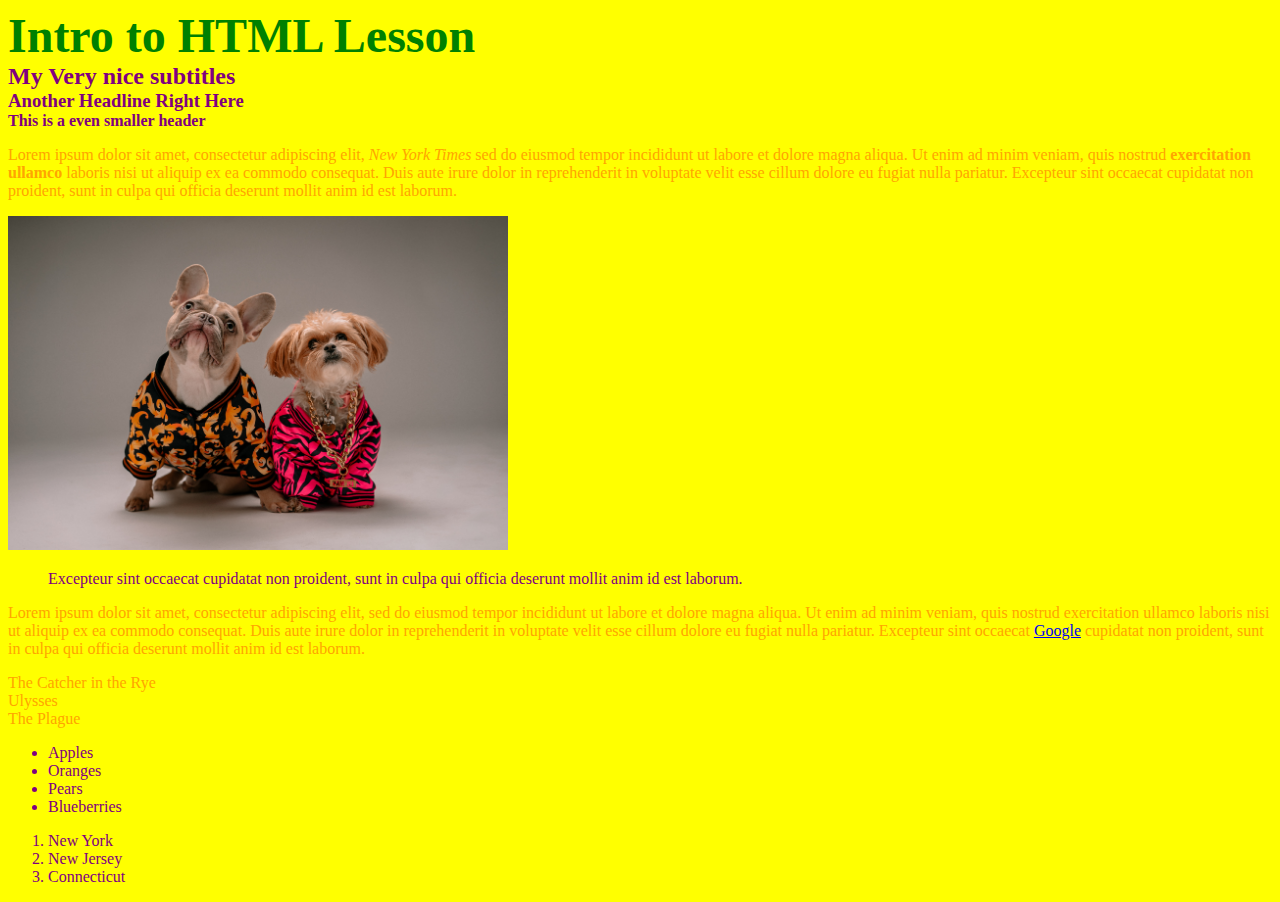
<file: css-lesson-01.html>
<!DOCTYPE html>

<html>
    <head>
        <title>CSS Lesson 01</title>
        <meta name="keywords" content="lesson, HTML, Binghamton University">
        <meta name="description" content="This is a basic intro to HTML coding">
        <link rel="stylesheet" type="text/css" href="css/css-lesson-01.css">
        <style type="text/css">
           
           p {
                color: orange;
            }

        </style>
    </head>
    
    <body>
        <h1 id="main-headline">Intro to HTML Lesson</h1>
        <h2 class="main-headline">My Very nice subtitles</h2>
        <h3>Another Headline Right Here</h3>
        <h4>This is a even smaller header</h4>

        <!-- This is a comment -->
        <div>
            <p>
                Lorem ipsum dolor sit amet, consectetur adipiscing elit, <em>New York Times</em> sed do eiusmod tempor incididunt ut labore et dolore magna aliqua. Ut enim ad minim veniam, quis nostrud <strong>exercitation ullamco</strong> laboris nisi ut aliquip ex ea commodo consequat. Duis aute irure dolor in reprehenderit in voluptate velit esse cillum dolore eu fugiat nulla pariatur. Excepteur sint occaecat cupidatat non proident, sunt in culpa qui officia deserunt mollit anim id est laborum.
            </p>

            <p>
                <a href="https://unsplash.com/photos/qy0BHykaq0E"><img src="images/puppies.jpg" title="My doggies" alt="here are my pups" width="500"></a>
            </p>

            <blockquote>
                <p>
                    Excepteur sint occaecat cupidatat non proident, sunt in culpa qui officia deserunt mollit anim id est laborum.
                </p>
            </blockquote>

            <!-- Another Comment -->

            <p>
                Lorem ipsum dolor sit amet, consectetur adipiscing elit, sed do eiusmod tempor incididunt ut labore et dolore magna aliqua. Ut enim ad minim veniam, quis nostrud exercitation ullamco laboris nisi ut aliquip ex ea commodo consequat. Duis aute irure dolor in reprehenderit in voluptate velit esse cillum dolore eu fugiat nulla pariatur. Excepteur sint occaecat <a target="_blank" title="Link to Google" href="https://google.com">Google</a> cupidatat non proident, sunt in culpa qui officia deserunt mollit anim id est laborum.
            </p>

            <p>
                The Catcher in the Rye <br>
                Ulysses<br>
                The Plague
            </p>

            <ul>
                <li>Apples</li>
                <li>Oranges</li>
                <li>Pears</li>
                <li>Blueberries</li>
            </ul>

            <ol>
                <li>New York</li>
                <li>New Jersey</li>
                <li>Connecticut</li>
            </ol>
        </div>
    
    </body>
</html>
</file>
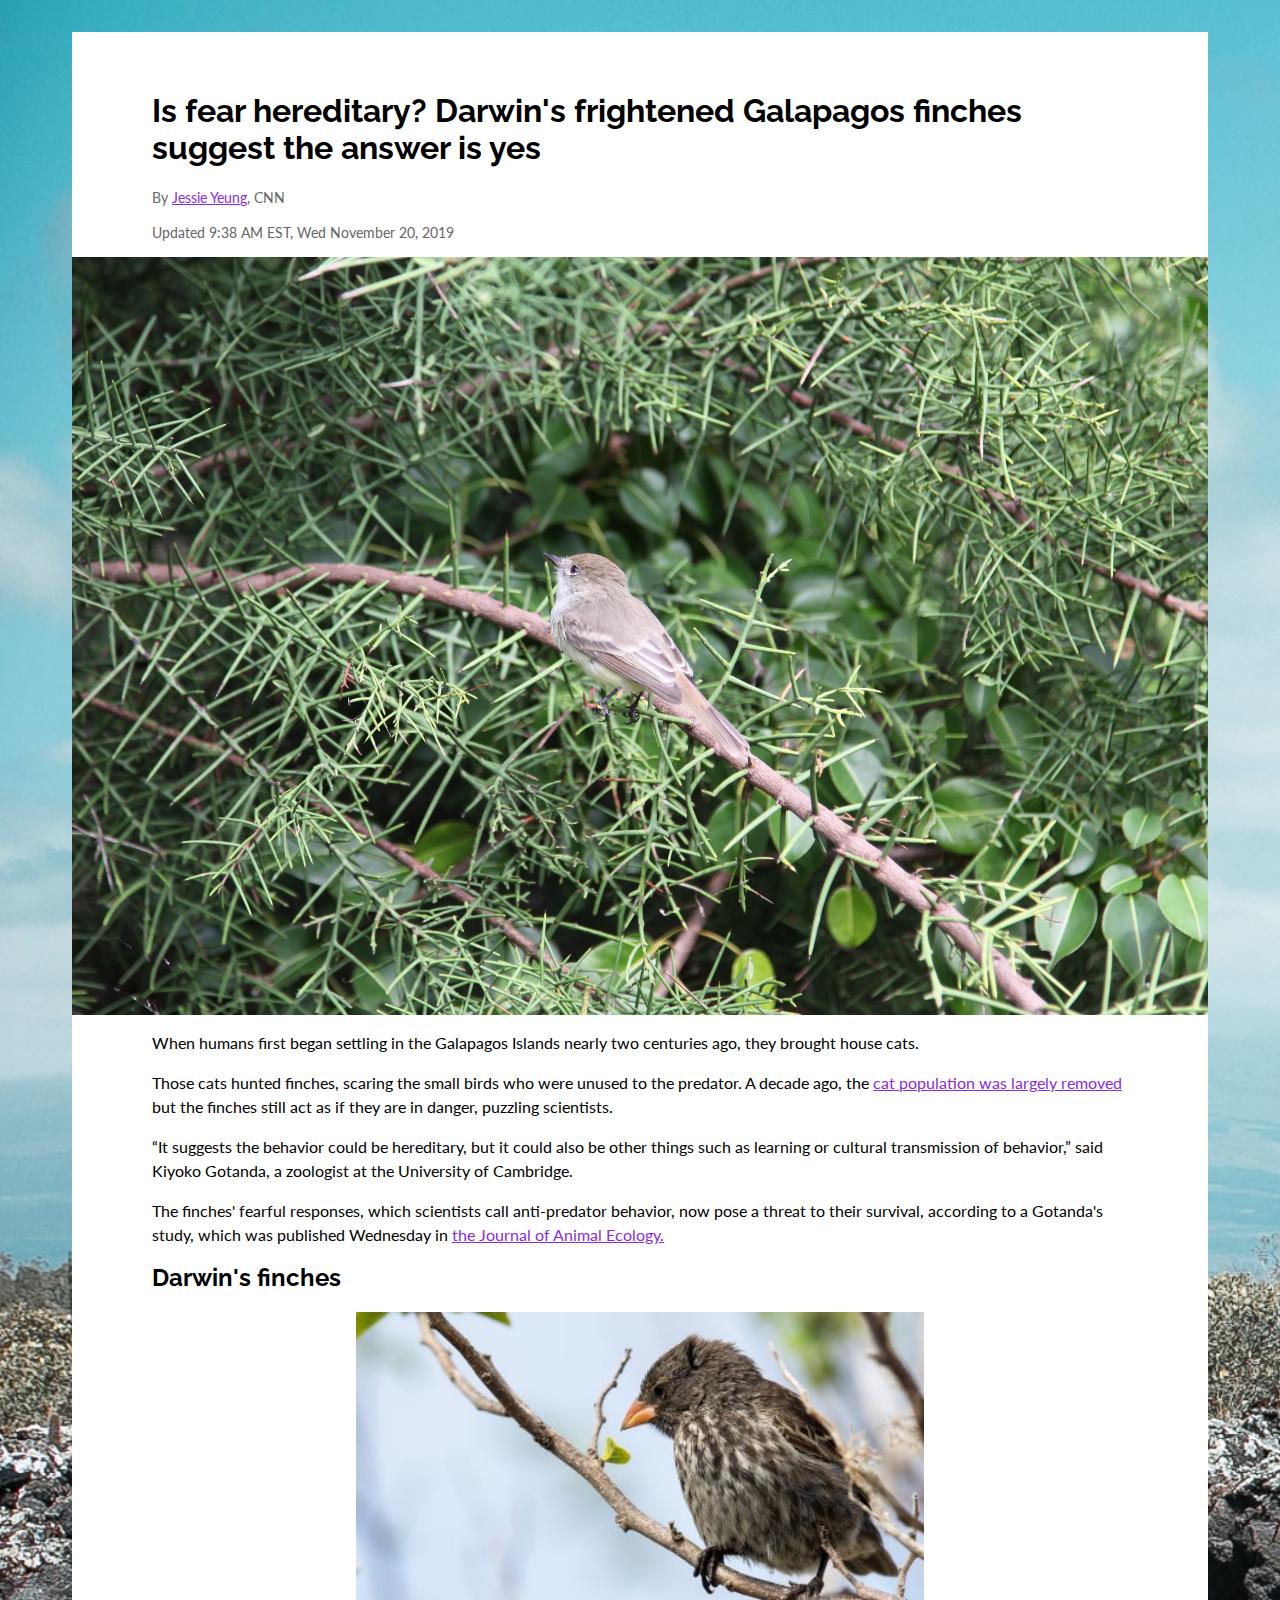
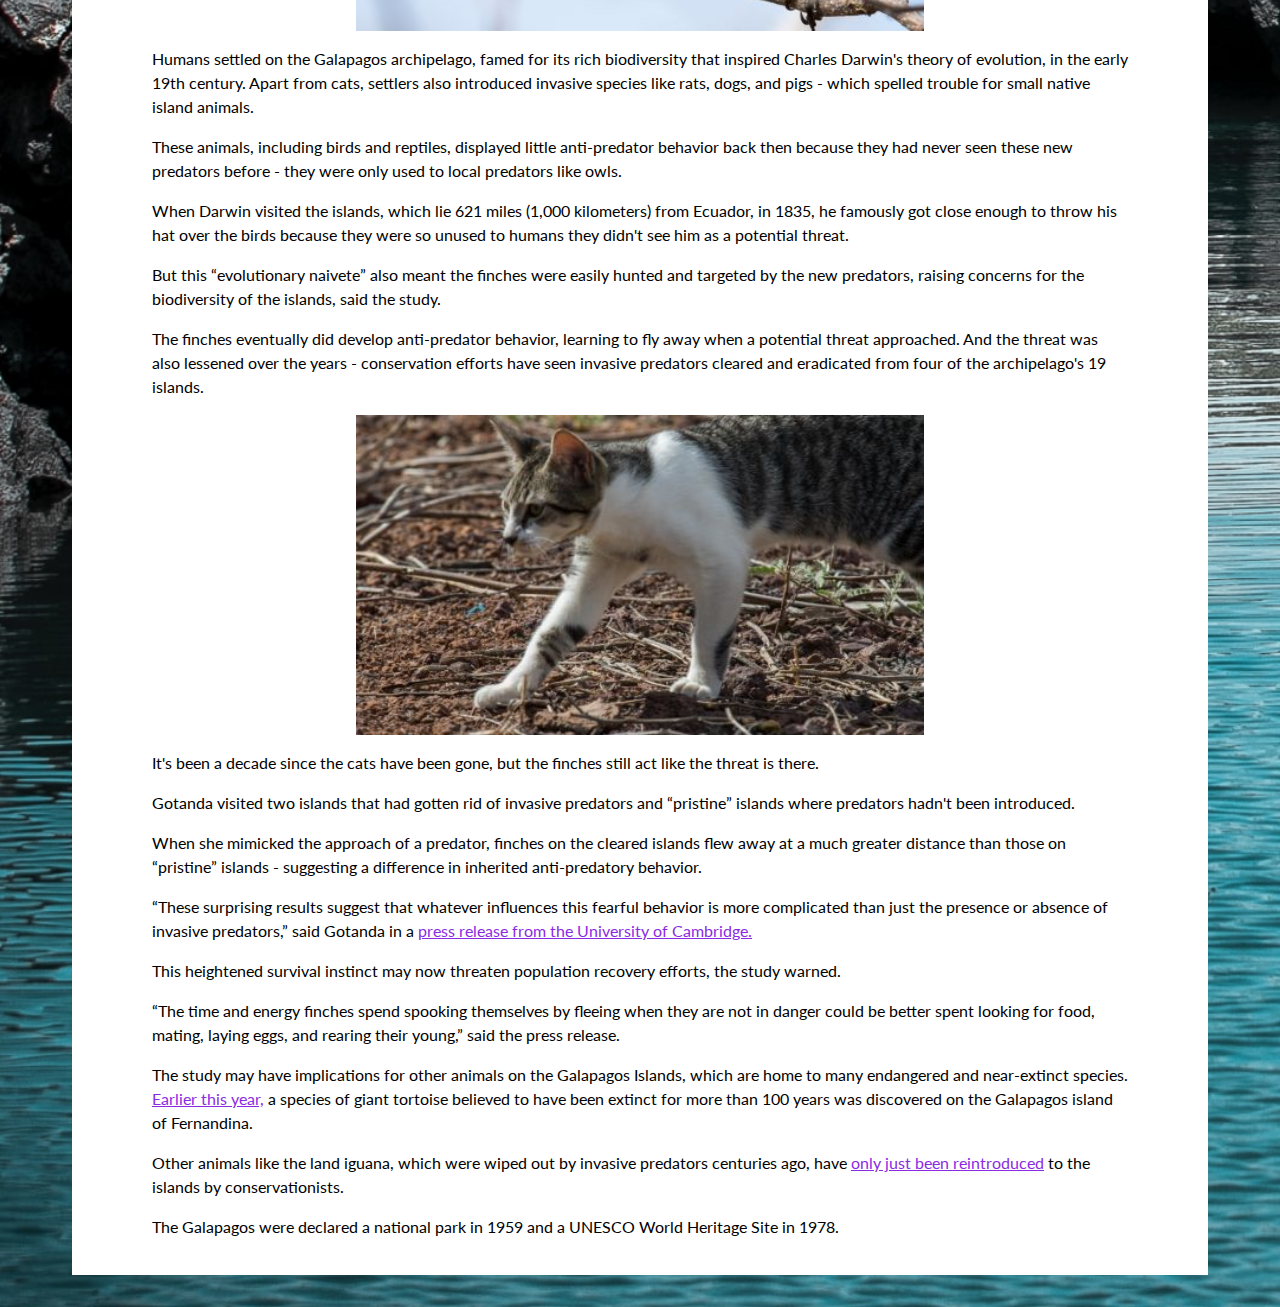
<file: css-lesson-02.html>
<!DOCTYPE html>

<html>
    <head>
        <title>CSS Lesson 02</title>
        <meta name="keywords" content="lesson, HTML, Binghamton University">
        <meta name="description" content="This is a basic intro to HTML coding">
        <link rel="stylesheet" type="text/css" href="css/css-lesson-02.css">

        <link href="https://fonts.googleapis.com/css2?family=Lato&family=Raleway:wght@800&display=swap" rel="stylesheet"> 
    </head>
    
    <body>
      
        <div id="wrapper">
            <div class="article">
                <h1>Is fear hereditary? Darwin's frightened Galapagos finches suggest the answer is yes</h1>
                
                <p class="byline">
                    By <a href="https://www.cnn.com/profiles/jessie-yeung" target="_blank">Jessie Yeung</a>, CNN
                </p>
                
                <p class="byline">
                    Updated 9:38 AM EST, Wed November 20, 2019
                </p>

                <img id="bird" src="images/bird.jpg" alt="">

                <p>
                    When humans first began settling in the Galapagos Islands nearly two centuries ago, they brought house cats. 
                </p>
              
                <p>
                    Those cats hunted finches, scaring the small birds who were unused to the predator. A decade ago, the <a href="http://www.hear.org/galapagos/invasives/topics/management/vertebrates/projects/cats.htm" target="_blank">cat population was largely removed</a> but the finches still act as if they are in danger, puzzling scientists.
                </p>
              
                <p>
                    “It suggests the behavior could be hereditary, but it could also be other things such as learning or cultural transmission of behavior,” said Kiyoko Gotanda, a zoologist at the University of Cambridge. 
                </p>
              
                <p>
                    The finches' fearful responses, which scientists call anti-predator behavior, now pose a threat to their survival, according to a Gotanda's study, which was published Wednesday in <a href="https://besjournals.onlinelibrary.wiley.com/doi/abs/10.1111/1365-2656.13127" target="_blank">the Journal of Animal Ecology.</a>
                </p>
              
                <h2>Darwin's finches</h2>
              
                <img class="darwin" src="images/finch.jpg" alt="">
                
                <p>
                    Humans settled on the Galapagos archipelago, famed for its rich biodiversity that inspired Charles Darwin's theory of evolution, in the early 19th century. Apart from cats, settlers also introduced invasive species like rats, dogs, and pigs - which spelled trouble for small native island animals.

                <p>
                    These animals, including birds and reptiles, displayed little anti-predator behavior back then because they had never seen these new predators before - they were only used to local predators like owls. 
                </p>
              
                <p>
                    When Darwin visited the islands, which lie 621 miles (1,000 kilometers) from Ecuador, in 1835, he famously got close enough to throw his hat over the birds because they were so unused to humans they didn't see him as a potential threat.
                </p>
              
                <p>
                    But this “evolutionary naivete” also meant the finches were easily hunted and targeted by the new predators, raising concerns for the biodiversity of the islands, said the study.
                </p>
              
                <p>
                    The finches eventually did develop anti-predator behavior, learning to fly away when a potential threat approached. And the threat was also lessened over the years - conservation efforts have seen invasive predators cleared and eradicated from four of the archipelago's 19 islands.
                </p>

                <img class="darwin" src="images/cat.jpg" alt="">

                <p>
                    It's been a decade since the cats have been gone, but the finches still act like the threat is there. 
                </p>
              
                <p>
                    Gotanda visited two islands that had gotten rid of invasive predators and “pristine” islands where predators hadn't been introduced. 
                </p>
              
                <p>
                    When she mimicked the approach of a predator, finches on the cleared islands flew away at a much greater distance than those on “pristine” islands - suggesting a difference in inherited anti-predatory behavior.
                </p>
              
                <p>
                    “These surprising results suggest that whatever influences this fearful behavior is more complicated than just the presence or absence of invasive predators,” said Gotanda in a <a href="https://www.eurekalert.org/pub_releases/2019-11/uoc-ada111819.php" target="_blank">press release from the University of Cambridge.</a>
                </p>
              
                <p>
                    This heightened survival instinct may now threaten population recovery efforts, the study warned.
                </p>
              
                <p>
                    “The time and energy finches spend spooking themselves by fleeing when they are not in danger could be better spent looking for food, mating, laying eggs, and rearing their young,” said the press release.
                </p>
              
                <p>
                    The study may have implications for other animals on the Galapagos Islands, which are home to many endangered and near-extinct species. <a href="https://edition.cnn.com/travel/article/galapagos-tortoise-considered-extinct-discovered-intl-trnd/index.html" target="_blank">Earlier this year,</a> a species of giant tortoise believed to have been extinct for more than 100 years was discovered on the Galapagos island of Fernandina.
                </p>
              
                <p>
                    Other animals like the land iguana, which were wiped out by invasive predators centuries ago, have <a href="https://edition.cnn.com/travel/article/galapagos-island-iguanas-scli-intl/index.html" target="_blank">only just been reintroduced</a> to the islands by conservationists.
                </p>
              
                <p>
                    The Galapagos were declared a national park in 1959 and a UNESCO World Heritage Site in 1978.
                </p>

            </div>
        </div>

    </body>
</html>
</file>
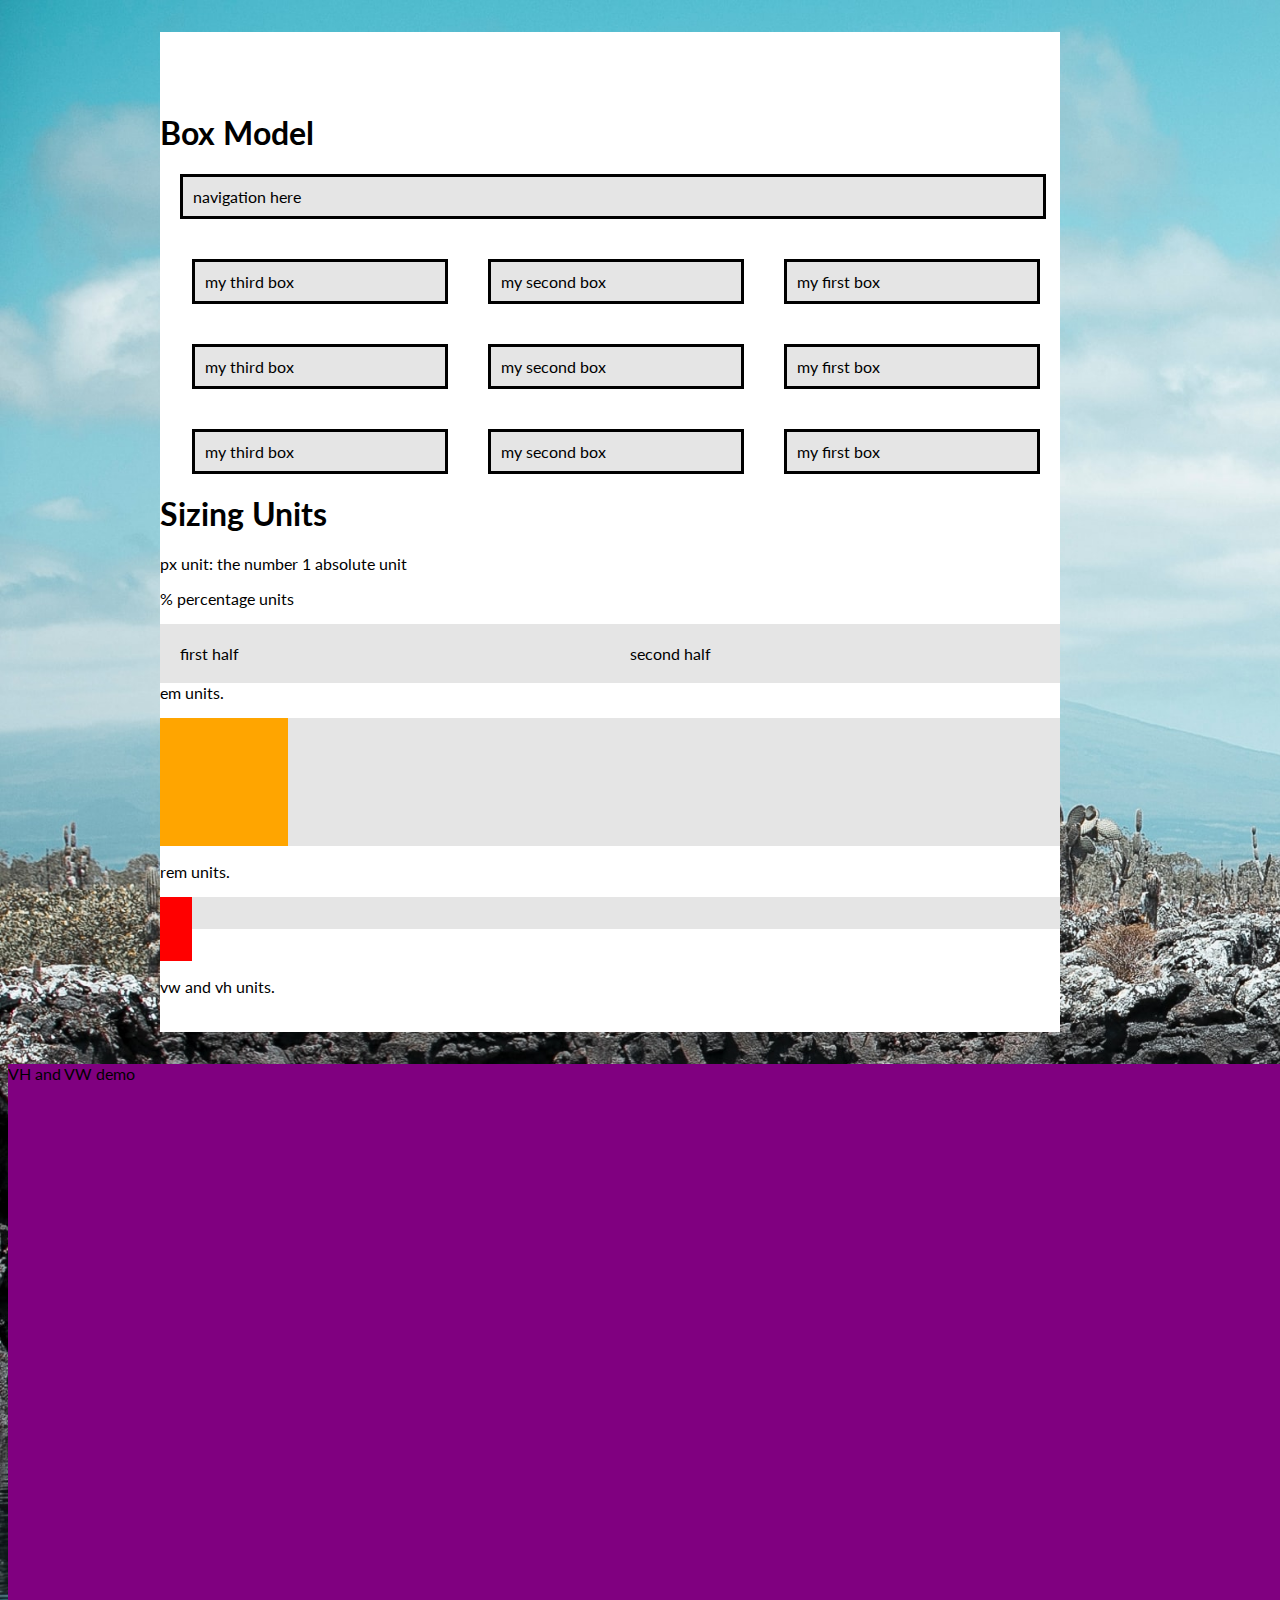
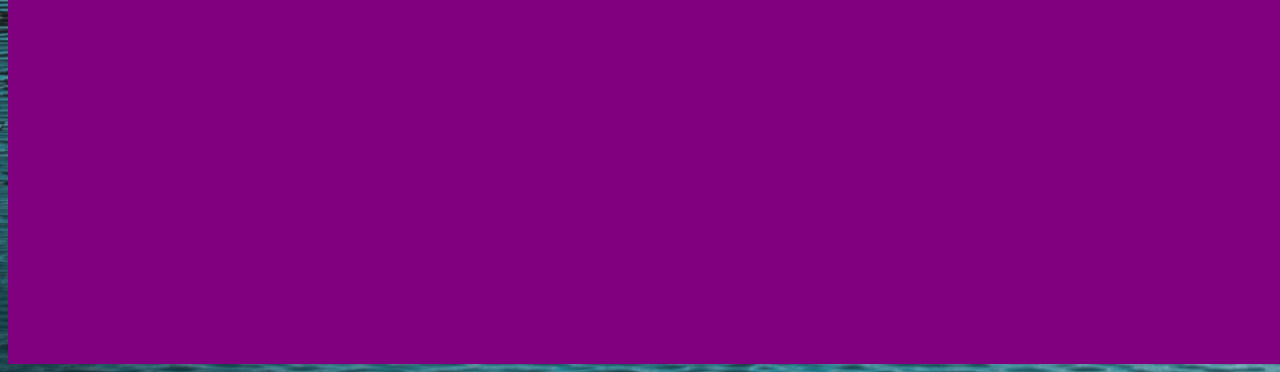
<file: css-lesson-03.html>
<!DOCTYPE html>

<html>

<head>
    <title>CSS Lesson 03</title>
    <meta name="keywords" content="lesson, HTML, Binghamton University">
    <meta name="description" content="This is a basic intro to HTML coding">
    <link rel="stylesheet" type="text/css" href="css/css-lesson-03.css">

    <link href="https://fonts.googleapis.com/css2?family=Lato&family=Raleway:wght@800&display=swap" rel="stylesheet">
</head>

<body>

    <div id="wrapper">
        <div class="article">
            
            <h1>Box Model</h1>

            <div class="masthead">
                navigation here
            </div>
            <div class="box">
                my first box
            </div>
            <div class="box">
                my second box
            </div>
            <div class="box">
                my third box
            </div>
            <div class="box">
                my first box
            </div>
            <div class="box">
                my second box
            </div>
            <div class="box">
                my third box
            </div>
            <div class="box">
                my first box
            </div>
            <div class="box">
                my second box
            </div>
            <div class="box">
                my third box
            </div>

            <h1>Sizing Units</h1>

            <p>
                px unit: the number 1 absolute unit
            </p>

            <p>
                % percentage units
            </p>

            <div>
                <div class="half">
                    first half
                </div>
                <div class="second-half">
                    second half
                </div>
            </div>

            <p>
                em units.
            </p>

            <div class="new-font-size">
                <div class="em-size-box">
                </div>
            </div>

            <p>
                rem units.
            </p>

            <div class="new-font-size">
                <div class="rem-size-box">
                </div>
            </div>

            <div class="rem-size-box">
            </div>

            <p>
                vw and vh units.
            </p>
            
        </div>
    </div>

    <div class="vw-vh-demo">
        VH and VW demo
    </div>

</body>

</html>
</file>
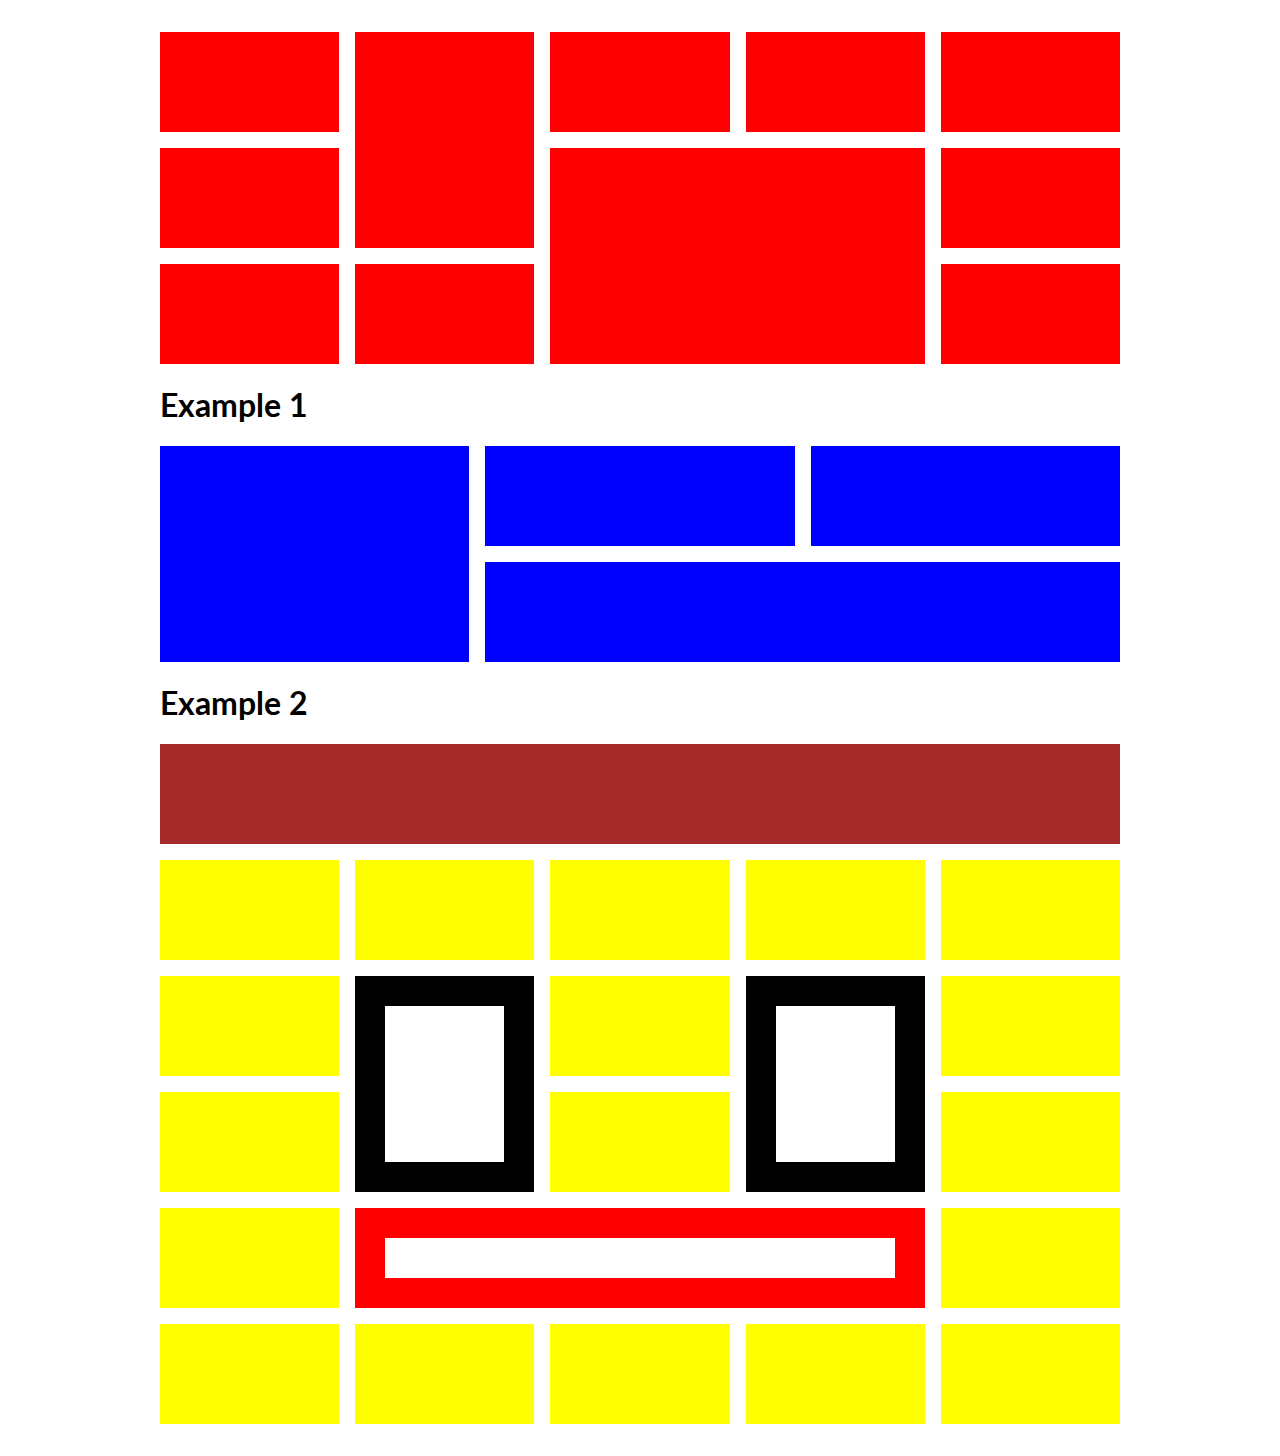
<file: css-lesson-04.html>
<!DOCTYPE html>

<html>

<head>
    <title>CSS Lesson 04</title>
    <meta name="keywords" content="lesson, HTML, Binghamton University">
    <meta name="description" content="This is a basic intro to HTML coding">
    <link rel="stylesheet" type="text/css" href="css/css-lesson-04.css">

    <link href="https://fonts.googleapis.com/css2?family=Lato&family=Raleway:wght@800&display=swap" rel="stylesheet">
</head>

<body>

    <div id="wrapper">

        <!-- <div class="grid">
            <div class="item">1</div>
            <div class="item">2</div>
            <div class="item">3</div>
            <div class="item">4</div>
            <div class="item item5">5</div>
            <div class="item">6</div>
            <div class="item">7</div>
            <div class="item">8</div>
        </div> -->

        <div id="grid-complex">
            <div class="block"></div>
            <div class="block tall"></div>
            <div class="block"></div>
            <div class="block"></div>
            <div class="block"></div>
            <div class="block"></div>
            <div class="block wide"></div>
            <div class="block"></div>
            <div class="block"></div>
            <div class="block"></div>
            <div class="block"></div>
        </div>

        <h1>Example 1</h1>

        <div id="grid-example-01">
            <div class="block one"></div>
            <div class="block"></div>
            <div class="block"></div>
            <div class="block two"></div>
        </div>

        <h1>Example 2</h1>

        <div id="grid-example-02">
            <div class="block hair "></div>
            <div class="block eyes right"></div>
            <div class="block eyes left"></div>
            <div class="block mouth"></div>
            <div class="block"></div>
            <div class="block"></div>
            <div class="block"></div>
            <div class="block"></div>
            <div class="block"></div>
            <div class="block"></div>
            <div class="block"></div>
            <div class="block"></div>
            <div class="block"></div>
            <div class="block"></div>
            <div class="block"></div>
            <div class="block"></div>
            <div class="block"></div>
            <div class="block"></div>
            <div class="block"></div>
            <div class="block"></div>
            <div class="block"></div>
            <div class="block"></div>
        </div>

    </div>

</body>

</html>
</file>
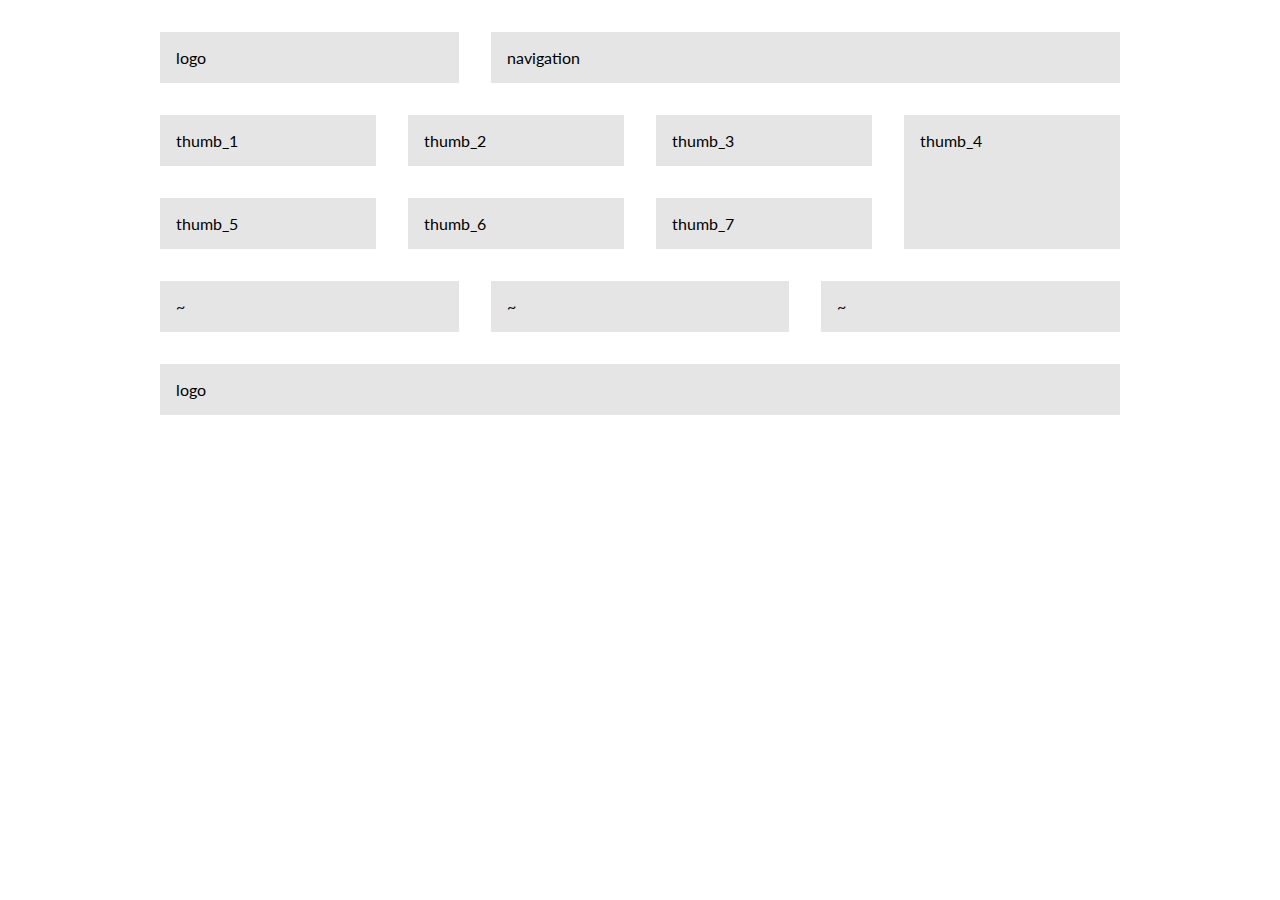
<file: css-lesson-05.html>
<!DOCTYPE html>

<html>

<head>
    <title>CSS Lesson 05</title>
    <meta name="keywords" content="lesson, HTML, Binghamton University">
    <meta name="description" content="This is a basic intro to HTML coding">
    <link rel="stylesheet" type="text/css" href="css/grid.css">
    <link rel="stylesheet" type="text/css" href="css/css-lesson-05.css">

    <link href="https://fonts.googleapis.com/css2?family=Lato&family=Raleway:wght@800&display=swap" rel="stylesheet">
</head>

<body>

    <div id="wrapper">

        <div class="grid" id="masthead">
            <div class="logo width-12-12-m width-4-12">logo</div>
            <div class="nav width-12-12-m width-8-12">navigation</div>
        </div>

        <div class="grid" id="main">
            <div class="thumb width-6-12-m width-3-12">thumb_1</div>
            <div class="thumb width-6-12-m width-3-12">thumb_2</div>
            <div class="thumb width-6-12-m width-3-12">thumb_3</div>
            <div class="thumb width-6-12-m width-3-12 height-2">thumb_4</div>
            <div class="thumb width-6-12-m width-3-12">thumb_5</div>
            <div class="thumb width-6-12-m width-3-12">thumb_6</div>
            <div class="thumb width-6-12-m width-3-12">thumb_7</div>

            <div class="thumb width-4-12-m width-4-12">~</div>
            <div class="thumb width-4-12-m width-4-12">~</div>
            <div class="thumb width-4-12-m width-4-12">~</div>
        </div>

        <div class="grid" id="footer">
            <div class="logo width-12-12-m width-12-12">logo</div>
        </div>

    </div>

</body>

</html>
</file>
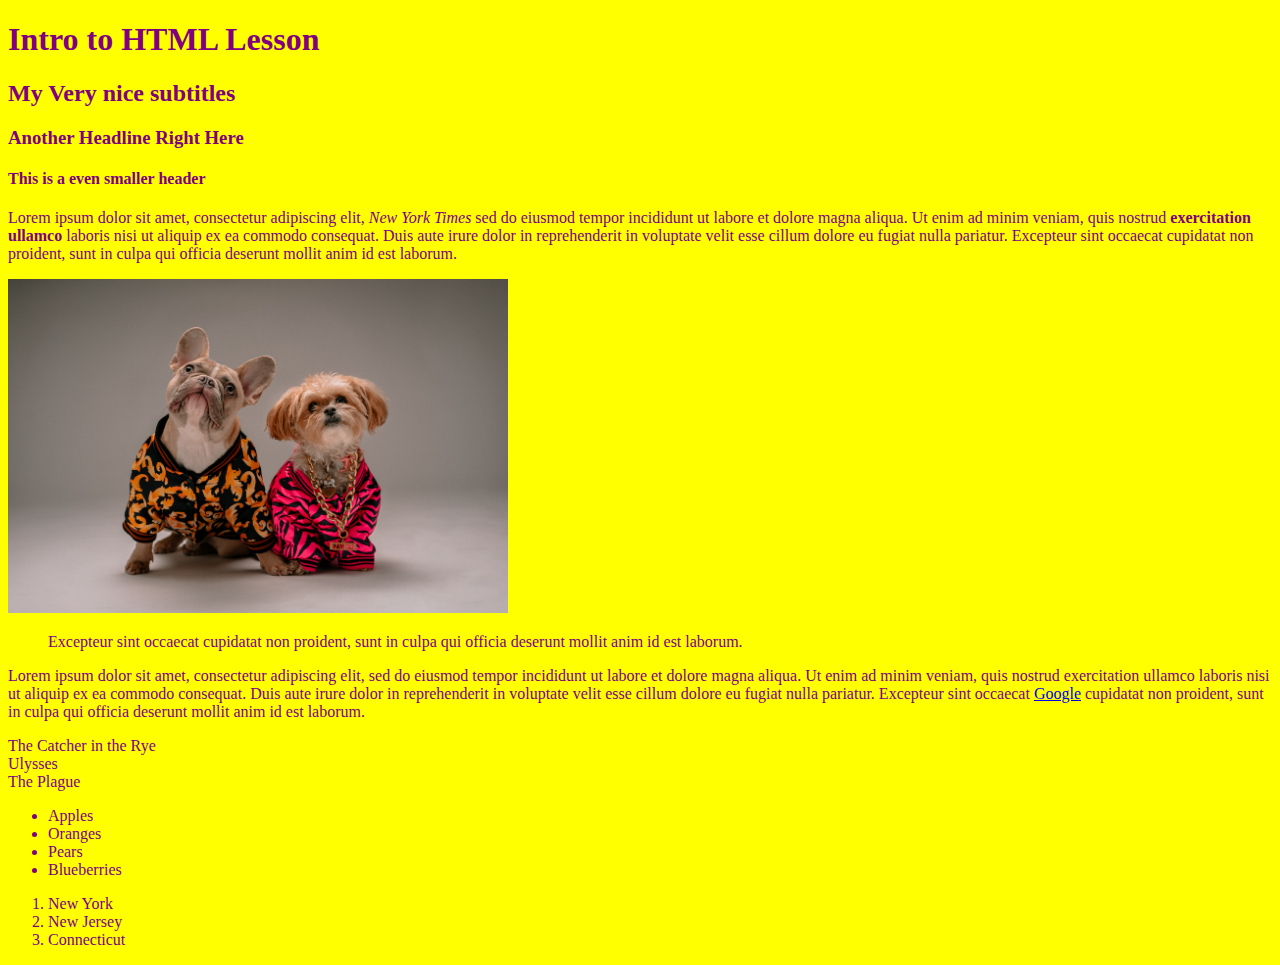
<file: html-lesson.html>
<!DOCTYPE html>

<html>
    <head>
        <title>HTML Lesson</title>
        <meta name="keywords" content="lesson, HTML, Binghamton University">
        <meta name="description" content="This is a basic intro to HTML coding">
        <link rel="stylesheet" type="text/css" href="css/html-lesson-01.css">
    </head>
    
    <body>
        <h1>Intro to HTML Lesson</h1>
        <h2>My Very nice subtitles</h2>
        <h3>Another Headline Right Here</h3>
        <h4>This is a even smaller header</h4>

        <!-- This is a comment -->
        <div>
            <p>
                Lorem ipsum dolor sit amet, consectetur adipiscing elit, <em>New York Times</em> sed do eiusmod tempor incididunt ut labore et dolore magna aliqua. Ut enim ad minim veniam, quis nostrud <strong>exercitation ullamco</strong> laboris nisi ut aliquip ex ea commodo consequat. Duis aute irure dolor in reprehenderit in voluptate velit esse cillum dolore eu fugiat nulla pariatur. Excepteur sint occaecat cupidatat non proident, sunt in culpa qui officia deserunt mollit anim id est laborum.
            </p>

            <p>
                <a href="https://unsplash.com/photos/qy0BHykaq0E"><img src="images/puppies.jpg" title="My doggies" alt="here are my pups" width="500"></a>
            </p>

            <blockquote>
                <p>
                    Excepteur sint occaecat cupidatat non proident, sunt in culpa qui officia deserunt mollit anim id est laborum.
                </p>
            </blockquote>

            <!-- Another Comment -->

            <p>
                Lorem ipsum dolor sit amet, consectetur adipiscing elit, sed do eiusmod tempor incididunt ut labore et dolore magna aliqua. Ut enim ad minim veniam, quis nostrud exercitation ullamco laboris nisi ut aliquip ex ea commodo consequat. Duis aute irure dolor in reprehenderit in voluptate velit esse cillum dolore eu fugiat nulla pariatur. Excepteur sint occaecat <a target="_blank" title="Link to Google" href="https://google.com">Google</a> cupidatat non proident, sunt in culpa qui officia deserunt mollit anim id est laborum.
            </p>

            <p>
                The Catcher in the Rye <br>
                Ulysses<br>
                The Plague
            </p>

            <ul>
                <li>Apples</li>
                <li>Oranges</li>
                <li>Pears</li>
                <li>Blueberries</li>
            </ul>

            <ol>
                <li>New York</li>
                <li>New Jersey</li>
                <li>Connecticut</li>
            </ol>
        </div>
    
    </body>
</html>
</file>
<file: css/css-lesson-01.css>
/*stylesheet*/

/* 

tiers of cascasing sheets

Importance - 

1. transition
2. !important
3. animation
4. normal

Origin
website
user
browser

Specificity
inline > id > class > type

position
top to bottom

*/

body {
    background-color: yellow;
    color: purple;
}

h1#main-headline {
    font-size: 48px;
    color: green;
    font-weight: 800;
}

h1.main-headline {
    font-size: 48px;
    color: red;
    font-weight: 800;
    font-size: 67px;
}

h1, h2, h3, h4 {
    margin: 0;
}

p:last-child {
    color: purple !important;
}
</file>
<file: css/css-lesson-02.css>
/*stylesheet*/

body {
  background-color: black;
  color: #000;
  font-size: 16px;
  font-family: "Lato", sans-serif;
  background-image: url("../images/galapagos.jpg");
  background-size: cover;
  background-repeat: no-repeat;
}

#wrapper {
  margin: 2em auto;
  max-width: 960;
  padding: 0 4em;
}

.article {
  padding: 60px 0 20px 0;
  background-color: #fff;
}

img#bird {
  display: block;
  width: 100%;
  height: auto;
}

img.darwin {
  display: block;
  margin-left: auto;
  margin-right: auto;
  width: 50%;
}

h1,
h2,
p {
  margin-left: 80px;
  margin-right: 80px;
}

h1,
h2 {
  margin-top: 0;
  font-family: "Raleway", sans-serif;
}

p {
  line-height: 1.5;
}

p.byline {
  color: #666;
  font-size: 14px;
}

.article a {
  color: blueviolet;
}

.article a:hover {
  text-decoration: none;
}
</file>
<file: css/css-lesson-03.css>
/*stylesheet*/

body {
  background-color: #202030;
  color: #000;
  font-size: 16px;
  font-family: "Lato", sans-serif;
  background-image: url("../images/galapagos.jpg");
  background-size: cover;
  background-repeat: no-repeat;
}

#wrapper {
  margin: 2em auto;
  max-width: 960px;
  padding: 0 20px;
}

.article {
  position: relative;
  width: 900px;
  overflow: hidden;
  padding: 60px 0 20px 0;
  background-color: #fff;
}

.article div {
  background-color: rgba(0, 0, 0, 0.1);
}

.box {
  float: right;
  width: 230px;
  border: solid black 3px;
  padding: 10px;
  margin: 20px;
}

.masthead {
  width: 840px;
  border: solid black 3px;
  padding: 10px;
  margin: 20px;
}

.half, .second-half{
  width: calc(50% - 40px);
  padding: 20px;
}

.half {
  float: left;
}

.second-half {
  float: right;
}

.em-size-box {
  width: 2em;
  height: 2em;
  background-color: orange !important;
}

.new-font-size{
  font-size: 64px;
}

.rem-size-box {
  width: 2rem;
  height: 2rem;
  background-color: red !important;
}

.vw-vh-demo {
  background-color: purple;
  width: 100vw;
  height: 100vh;
}
</file>
<file: css/css-lesson-04.css>
/*stylesheet*/

body {
  color: #000;
  font-size: 16px;
  font-family: "Lato", sans-serif;
}

#wrapper {
  margin: 2em auto;
  max-width: 960px;
  padding: 0 20px;
}

.grid {
  display: grid;
  grid-gap: 2rem;
  /* grid-auto-flow: dense; */
  /* grid-template-columns: 1fr 1fr 1fr; */
  grid-template-columns: repeat(3, 1fr);
}

.grid div {
  padding: 1rem;
  background-color: rgba(0, 0, 0, 0.1);
}

.item5 {
  /* grid-column: span 3; */
  grid-column-start: 1;
  grid-column-end: 3;
}

#grid-complex,
#grid-example-01,
#grid-example-02 {
  display: grid;
  grid-template-columns: repeat(5, 1fr);
  grid-auto-rows: 100px;
  grid-gap: 1rem;
  width: 100%;
}

#grid-complex .block {
  background-color: red;
}

.wide {
  grid-row: 2 / 4;
  grid-column: 3 / 5;
}

.tall {
  grid-row: 1 / 3;
  grid-column: 2 / 3;
}

/* EXAMPLE 1 */
#grid-example-01 {
  grid-template-columns: repeat(3, 1fr);
}

#grid-example-01 .block {
  background-color: blue;
}

.one {
  grid-row: 1 / 3;
  grid-column: 1 / 2;
}

.two {
  grid-row: 2 / 3;
  grid-column: 2 / 4;
}

/* EXAMPLE 2 */
#grid-example-02 {
  grid-template-columns: repeat(5, 1fr);
}

#grid-example-02 .block {
  background-color: yellow;
}

.eyes {
  background-color: white !important;
  border: solid black 30px;
}

.left {
  grid-row: 3 / 5;
  grid-column: 2 / 3;
}

.right {
  grid-row: 3 / 5;
  grid-column: 4 / 5;
}

.mouth {
  background-color: white !important;
  border: solid red 30px;
  grid-row: 5 / 6;
  grid-column: 2 / 5;
}

.hair {
  background-color: brown !important;
  grid-row: 1 / 2;
  grid-column: 1 / 6;
}
</file>
<file: css/grid.css>
/* G R I D */

.grid {
    display: grid;
    grid-template-columns: repeat(12, 1fr);
    position: relative;
    grid-gap: 2rem;
  }
  
  /* H E I G H T */
  
  .height-2 {
      grid-row: span 2;
  }
  
  .height-3 {
      grid-row: span 3;
  }
  
  /* M O B I L E */
  
  .width-1-12-m {
    grid-column: span 1;
  }
  
  .width-2-12-m {
    grid-column: span 2;
  }
  
  .width-3-12-m {
    grid-column: span 3;
  }
  
  .width-4-12-m {
    grid-column: span 4;
  }
  
  .width-5-12-m {
    grid-column: span 5;
  }
  
  .width-6-12-m {
    grid-column: span 6;
  }
  
  .width-7-12-m {
    grid-column: span 7;
  }
  
  .width-8-12-m {
    grid-column: span 8;
  }
  
  .width-9-12-m {
    grid-column: span 9;
  }
  
  .width-10-12-m {
    grid-column: span 10;
  }
  
  .width-11-12-m {
    grid-column: span 11;
  }
  
  .width-12-12-m {
    grid-column: span 12;
  }
  
  /* D E S K T O P / L A P T O P */
  
  @media (min-width: 700px) {
  
    .width-1-12 {
      grid-column: span 1;
    }
  
    .width-2-12 {
      grid-column: span 2;
    }
  
    .width-3-12 {
      grid-column: span 3;
    }
  
    .width-4-12 {
      grid-column: span 4;
    }
  
    .width-5-12 {
      grid-column: span 5;
    }
  
    .width-6-12 {
      grid-column: span 6;
    }
  
    .width-7-12 {
      grid-column: span 7;
    }
  
    .width-8-12 {
      grid-column: span 8;
    }
  
    .width-9-12 {
      grid-column: span 9;
    }
  
    .width-10-12 {
      grid-column: span 10;
    }
  
    .width-11-12 {
      grid-column: span 11;
    }
  
    .width-12-12 {
      grid-column: span 12;
    }
  
  }
</file>
<file: css/css-lesson-05.css>
/*stylesheet*/

body {
  color: #000;
  font-size: 16px;
  font-family: "Lato", sans-serif;
}

#wrapper {
  margin: 2em auto;
  max-width: 960px;
  padding: 0 20px;
}

#masthead,
#main {
  margin-bottom: 2rem;
}

.grid div {
  padding: 1rem;
  background-color: rgba(0, 0, 0, 0.1);
}
</file>
<file: css/html-lesson-01.css>
/*stylesheet*/

body {
    background-color: yellow;
    color: purple;
}
</file>
